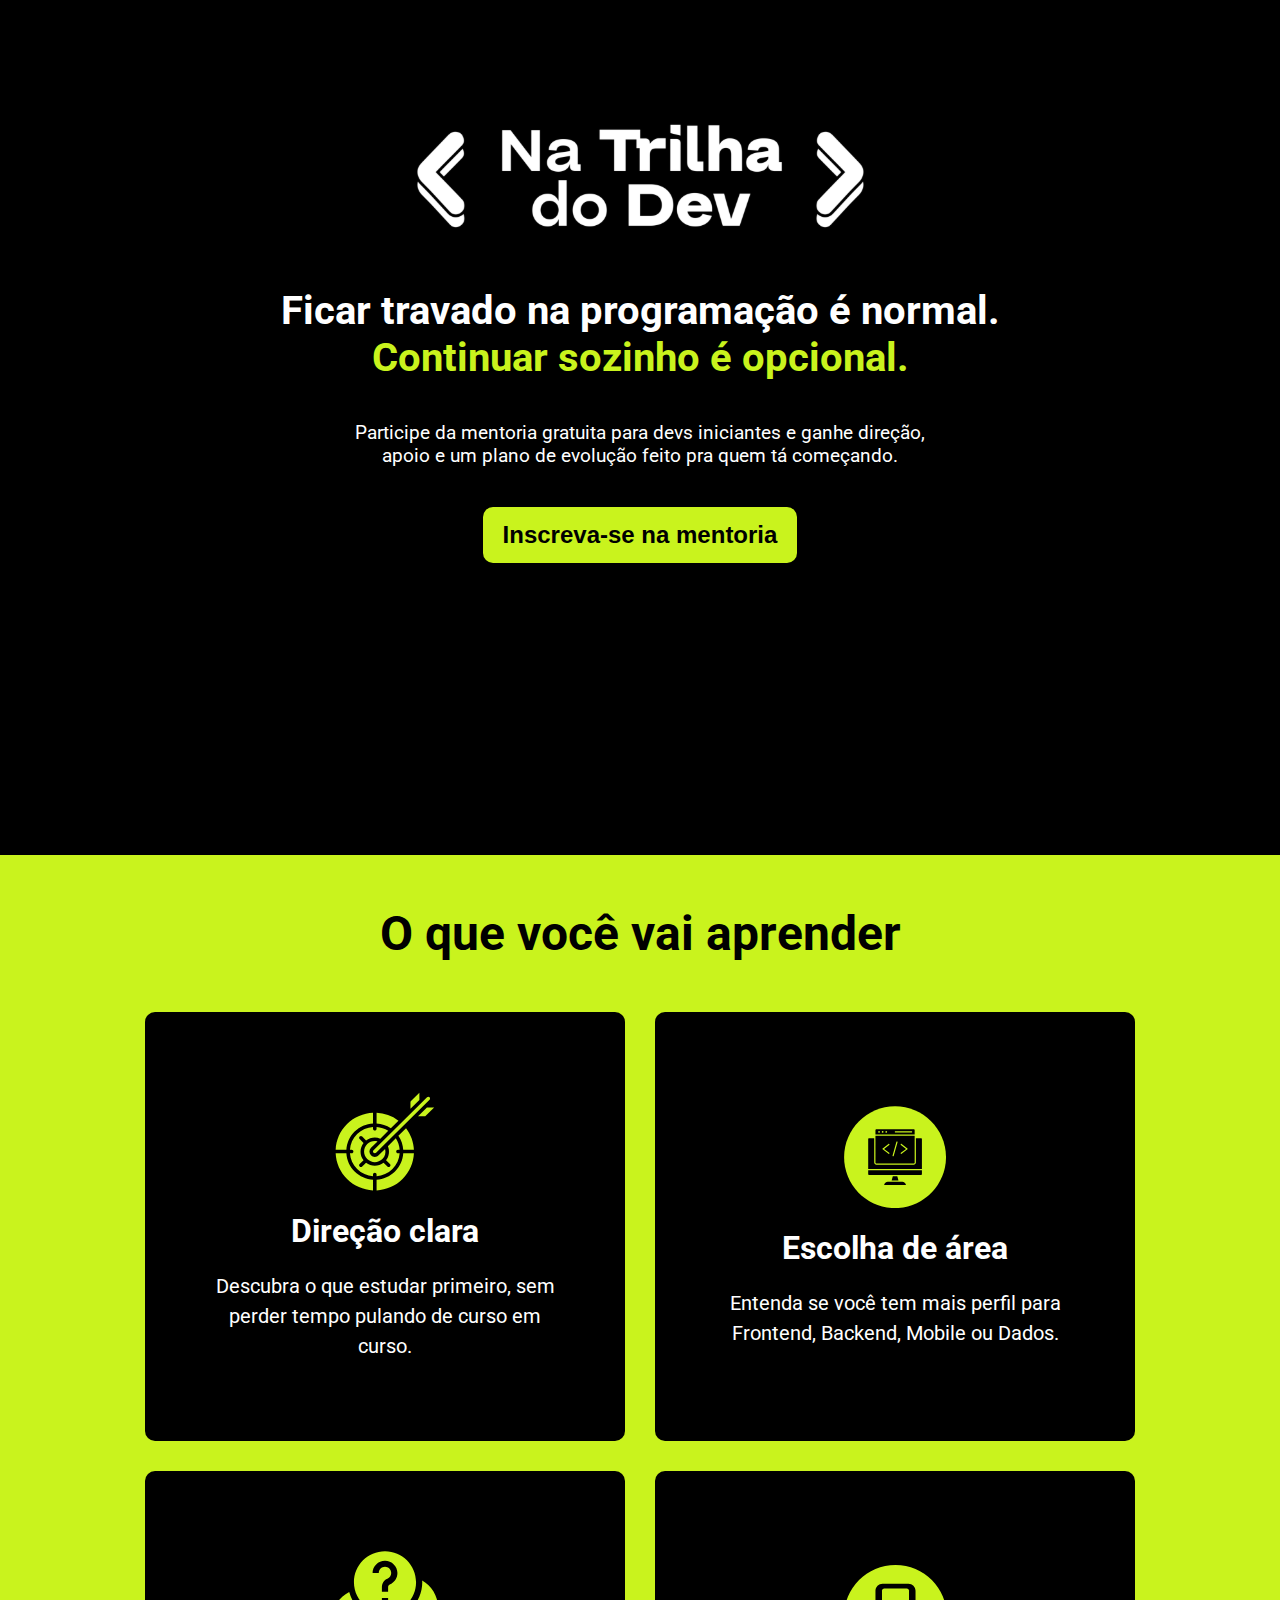
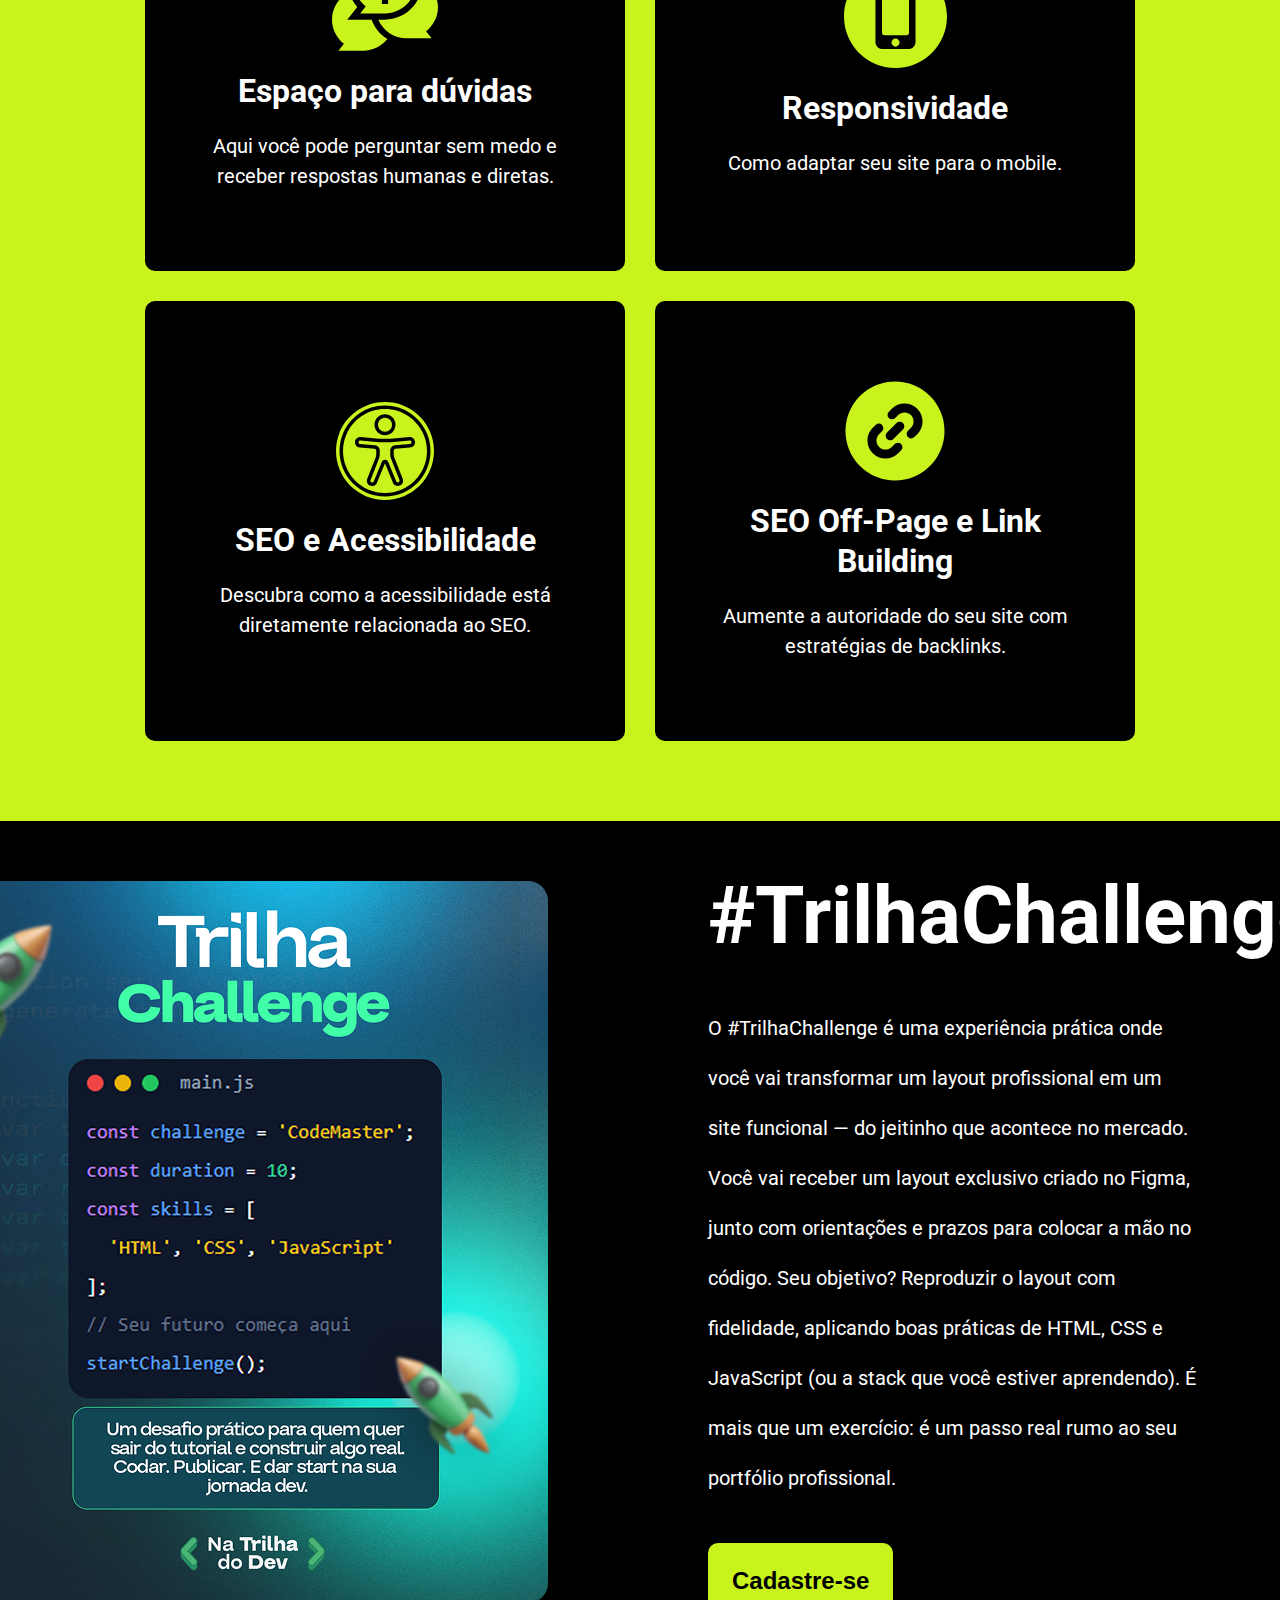
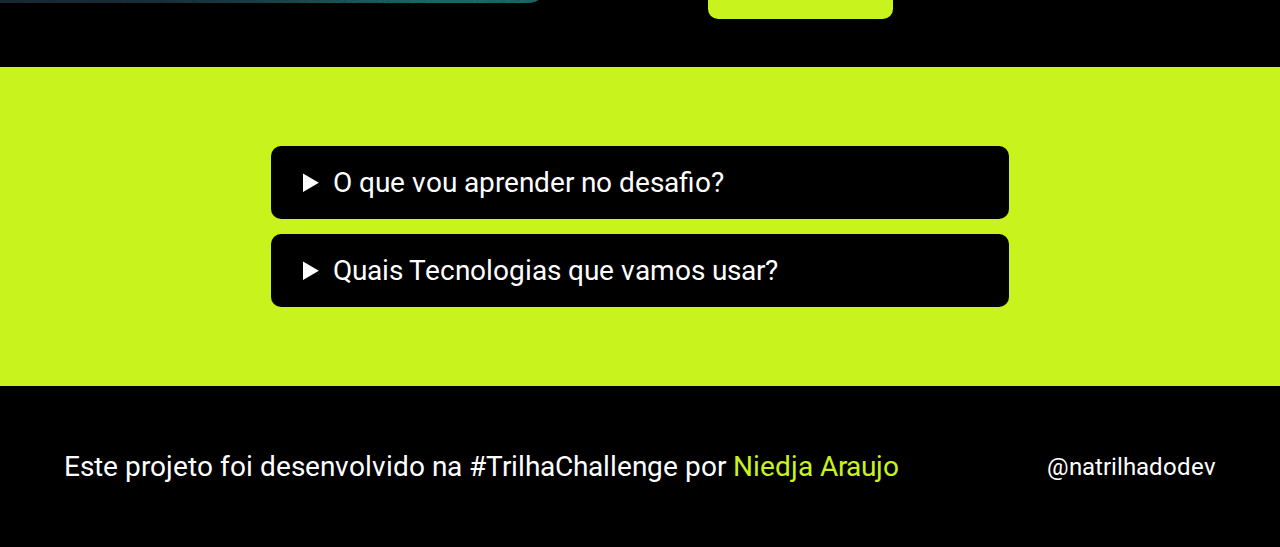
<file: index.html>
<!DOCTYPE html>
<html lang="en">
  <head>
    <meta charset="UTF-8" />
    <meta name="viewport" content="width=device-width, initial-scale=1.0" />
    <link rel="stylesheet" href="style.css" />
    <title>Na Trilha do Dev</title>
  </head>
  <body>
    <header class="container-black">
      <div class="cabeçalho container">
        <img src="assets/logo.svg" alt="" />
        <div class="cabeçalho-titulo">
          <h1>
            Ficar travado na programação é normal.<br />
            <span>Continuar sozinho é opcional.</span>
          </h1>
        </div>
        <p>
          Participe da mentoria gratuita para devs iniciantes e ganhe
          direção,<br />
          apoio e um plano de evolução feito pra quem tá começando.
        </p>
        <button class="container-yellow">
          <a href="">Inscreva-se na mentoria</a>
        </button>
      </div>
    </header>
    <main>
      <section class="container-yellow">
        <div class="cards container">
          <h2>O que você vai aprender</h2>
          <div class="cards-grid">
            <div class="card">
              <img src="assets/flecha.svg" alt="" />
              <h3>Direção clara</h3>
              <p>
                Descubra o que estudar primeiro, sem perder tempo pulando de
                curso em curso.
              </p>
            </div>
            <div class="card">
              <img src="assets/pc.svg" alt="" />
              <h3>Escolha de área</h3>
              <p>
                Entenda se você tem mais perfil para Frontend, Backend, Mobile
                ou Dados.
              </p>
            </div>
            <div class="card">
              <img src="assets/mensagens.svg" alt="" />
              <h3>Espaço para dúvidas</h3>
              <p>
                Aqui você pode perguntar sem medo e receber respostas humanas e
                diretas.
              </p>
            </div>
            <div class="card">
              <img src="assets/smart.svg" alt="" />
              <h3>Responsividade</h3>
              <p>Como adaptar seu site para o mobile.</p>
            </div>
            <div class="card">
              <img src="assets/acessibilidade.svg" alt="" />
              <h3>SEO e Acessibilidade</h3>
              <p>
                Descubra como a acessibilidade está diretamente relacionada ao
                SEO.
              </p>
            </div>
            <div class="card">
              <img src="assets/clip.svg" alt="" />
              <h3>SEO Off-Page e Link Building</h3>
              <p>
                Aumente a autoridade do seu site com estratégias de backlinks.
              </p>
            </div>
          </div>
        </div>
      </section>
      <section class="container-black">
        <div class="trilha container">
          <div class="trilha-img">
            <img
              src="assets/livro-capa.png"
              alt="capa com informações do desafio"
            />
          </div>
          <div class="trilha-informações">
            <h2>#TrilhaChallenge</h2>
            <p>
              O #TrilhaChallenge é uma experiência prática onde você vai
              transformar um layout profissional em um site funcional — do
              jeitinho que acontece no mercado. <br />
              Você vai receber um layout exclusivo criado no Figma, junto com
              orientações e prazos para colocar a mão no código. Seu objetivo?
              Reproduzir o layout com fidelidade, aplicando boas práticas de
              HTML, CSS e JavaScript (ou a stack que você estiver aprendendo). É
              mais que um exercício: é um passo real rumo ao seu portfólio
              profissional.
            </p>
            <button class="container-yellow">
              <a href="page.html">Cadastre-se</a>
            </button>
          </div>
        </div>
      </section>
      <section class="container-yellow">
        <div class="detalhes-card container">
          <details class="detalhes-card_item">
            <summary class="detalhes-card_questoes">
              O que vou aprender no desafio?
            </summary>
            <p class="detalhes-card_respostas">
              1. Escolher uma área pra começar<br />
              Frontend, Backend, Mobile ou Dados — com orientação pra entender
              qual faz mais sentido pra você.<br />
              2. Aprender os fundamentos certos <br />
              Nada de pular etapas. Vamos trabalhar lógica, sintaxe, comandos
              básicos, ferramentas e boas práticas.<br />
              3. Praticar com projetos reais<br />
              Você vai colocar a mão no código em desafios práticos com HTML,
              CSS, JS, ou o que fizer sentido na sua trilha.<br />
              4. Publicar seu primeiro projeto no GitHub e no Vercel <br />
              Além de aprender a programar, você vai criar um portfólio pra
              mostrar que sabe fazer.
            </p>
          </details>

          <details class="detalhes-card_item">
            <summary class="detalhes-card_questoes">
              Quais Tecnologias que vamos usar?
            </summary>
            <p class="detalhes-card_respostas">
              HTML, CSS, JavaScript, Git, GitHub, Vercel, e mais ferramentas
              úteis no dia a dia de quem está começando.
            </p>
          </details>
        </div>
      </section>
    </main>
    <footer class="container-black">
      <div class="footer container">
        <p>
          Este projeto foi desenvolvido na #TrilhaChallenge por
          <span>Niedja Araujo</span>
        </p>
        <a href="https://www.instagram.com/natrilhadodev">@natrilhadodev</a>
      </div>
    </footer>
  </body>
</html>
</file>
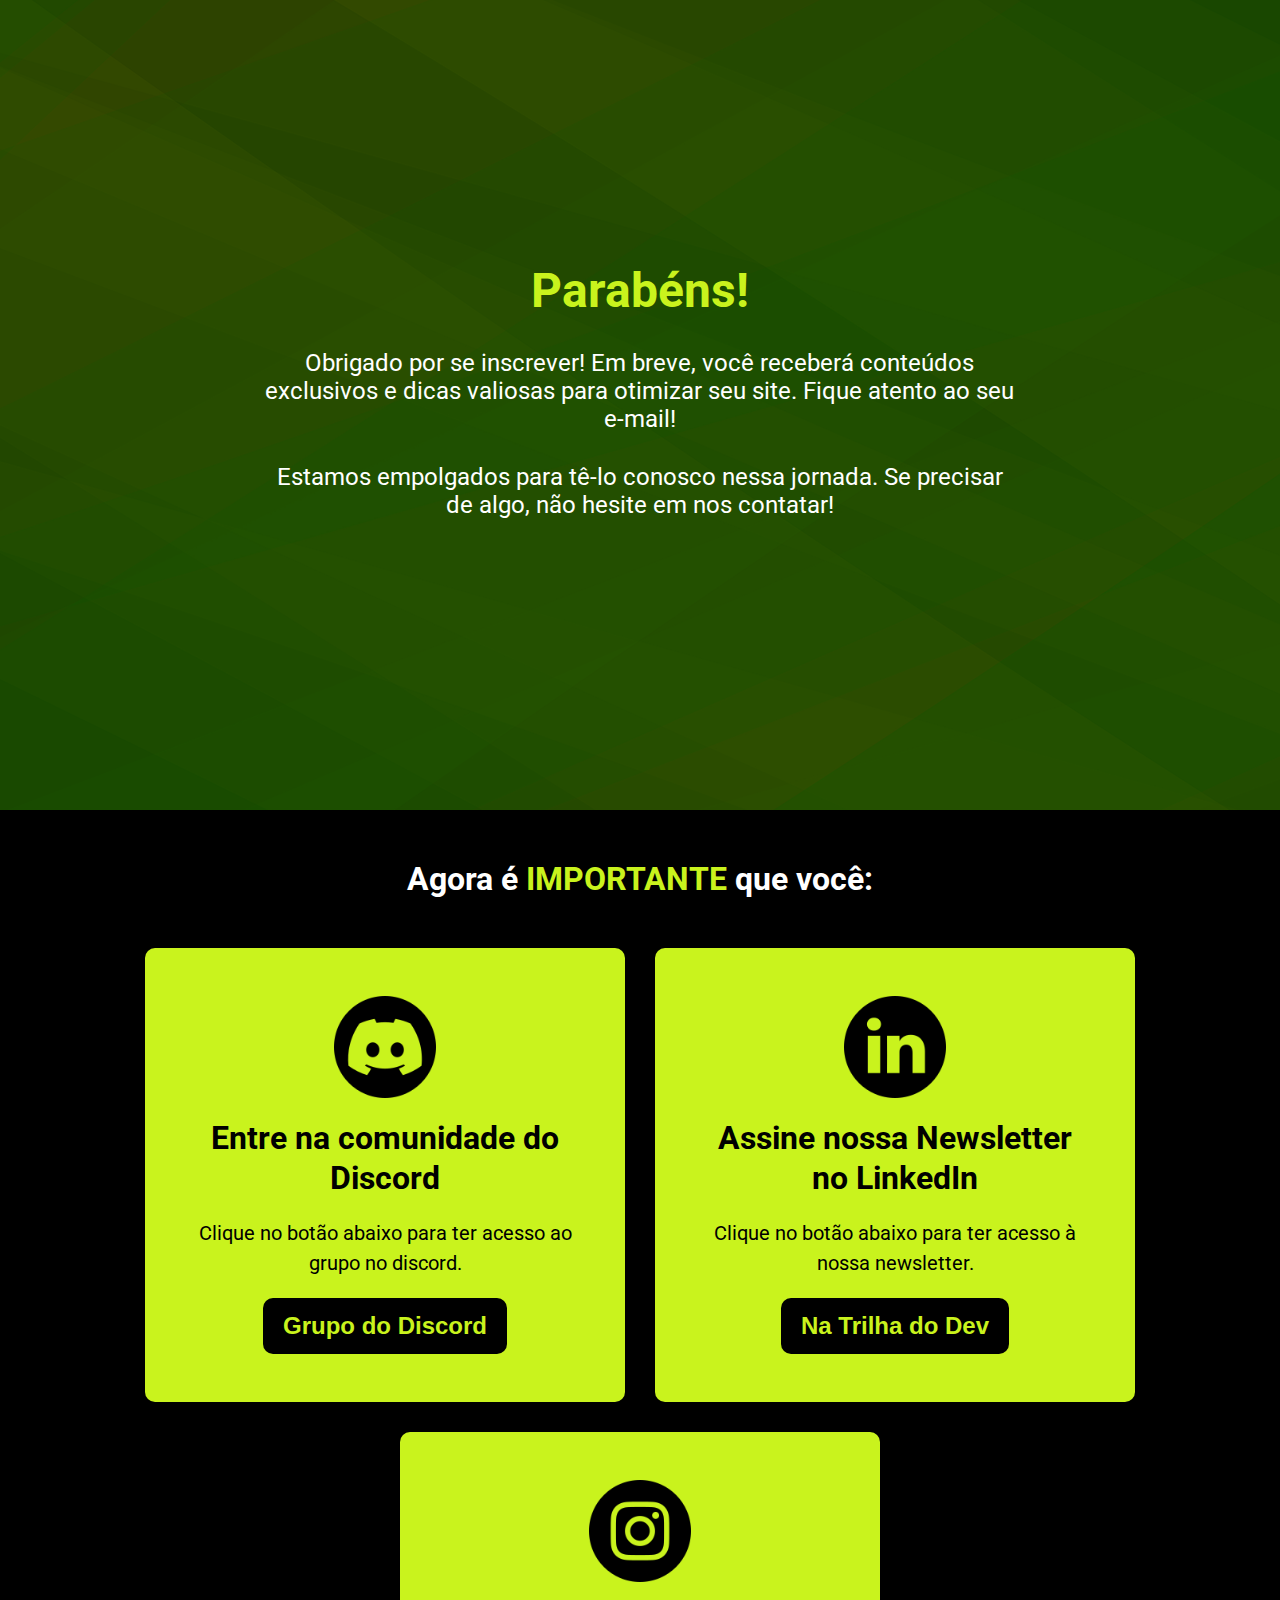
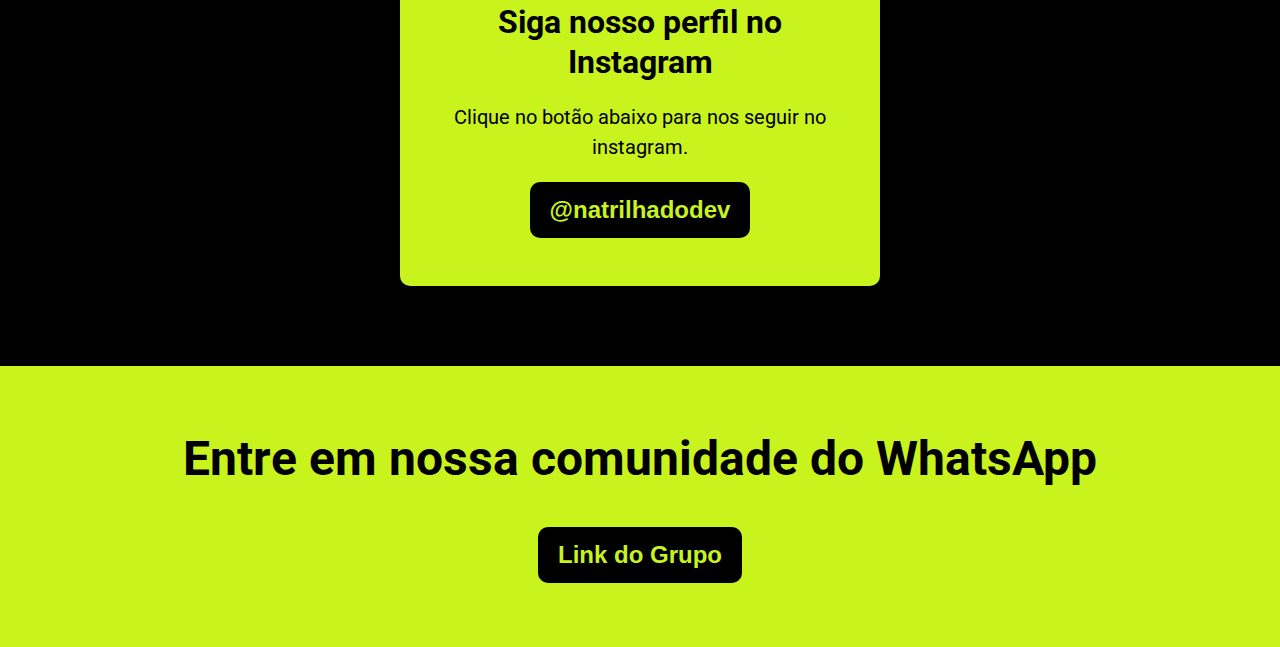
<file: page.html>
<!DOCTYPE html>
<html lang="en">
  <head>
    <meta charset="UTF-8" />
    <meta name="viewport" content="width=device-width, initial-scale=1.0" />
    <link rel="stylesheet" href="style.css" />
    <title>Na Trilha do Dev</title>
  </head>
  <body>
    <section class="mensagem">
      <div class="mensagem-content container">
        <h1>Parabéns!</h1>
        <div class="mensagem-paragrafo">
          <p>
            Obrigado por se inscrever! Em breve, você receberá conteúdos <br />
            exclusivos e dicas valiosas para otimizar seu site. Fique atento ao
            seu <br />
            e-mail!
          </p>
          <p>
            Estamos empolgados para tê-lo conosco nessa jornada. Se precisar
            <br />
            de algo, não hesite em nos contatar!
          </p>
        </div>
      </div>
    </section>
    <section class="container-black">
      <div class="cards container">
        <h2 class="h2">Agora é <span>IMPORTANTE</span> que você:</h2>
        <div class="cards-grid">
          <div class="card back-yellow">
            <img src="assets/Discord.svg" alt="icone discord" />
            <h3>Entre na comunidade do Discord</h3>
            <p>Clique no botão abaixo para ter acesso ao grupo no discord.</p>
            <button class="container-black btn-sociais">
              <a href="#">Grupo do Discord</a>
            </button>
          </div>
          <div class="card back-yellow">
            <img src="assets/Linkedin.svg" alt="icone Linkedin" />
            <h3>Assine nossa Newsletter no LinkedIn</h3>
            <p>Clique no botão abaixo para ter acesso à nossa newsletter.</p>
            <button class="container-black btn-sociais">
              <a href="https://www.linkedin.com/in/rafvmaia/"
                >Na Trilha do Dev</a
              >
            </button>
          </div>
          <div class="card back-yellow">
            <img src="assets/Instagram.svg" alt="icone Instagram" />
            <h3>Siga nosso perfil no Instagram</h3>
            <p>Clique no botão abaixo para nos seguir no instagram.</p>
            <button class="container-black btn-sociais">
              <a href="https://www.instagram.com/natrilhadodev"
                >@natrilhadodev</a
              >
            </button>
          </div>
        </div>
      </div>
    </section>
    <section class="container-yellow">
      <div class="footer-comunidade container">
        <h4>Entre em nossa comunidade do WhatsApp</h4>
        <button class="container-black btn-sociais">
          <a href="https://chat.whatsapp.com/BufM8lino8n2gO9LGChtyd"
            >Link do Grupo</a
          >
        </button>
      </div>
    </section>
  </body>
</html>
</file>
<file: style.css>
@import url('https://fonts.googleapis.com/css2?family=Roboto:ital,wght@0,100..900;1,100..900&display=swap');

* {
  margin: 0;
  padding: 0;
  box-sizing: border-box;
  text-decoration: none;
}

:root {
  --background: #000000;
  --background-color: #c9f31d;
  --color: #ffffff;
}
body {
  background-color: var(--background);
  font-family: 'Roboto', sans-serif;
  color: var(--color);
}

.container-black {
  background-color: var(--background);
}
.container-yellow {
  background-color: var(--background-color);
}
.container {
  width: 90%;
  margin: auto;
}
span {
  color: var(--background-color);
}
button {
  border: none;
  border-radius: 10px;
  padding: 14px 20px;
  transition: 0.3s;
  cursor: pointer;
}
button a {
  font-size: 1.5rem;
  font-weight: 600;
  color: var(--background);
}
button:hover {
  transform: scale(1.1);
}
.btn-sociais a {
  color: var(--background-color);
}
.cabeçalho {
  display: flex;
  flex-direction: column;
  align-items: center;
  text-align: center;
  height: 95vh;
  gap: 40px;
  padding: 7rem;
}
.cabeçalho-titulo h1 {
  font-size: 2.5rem;
}
.cabeçalho p {
  font-size: 1.2rem;
}
/*cards*/
.cards {
  display: flex;
  flex-direction: column;

  align-items: center;
  padding-bottom: 5rem;
}
.cards h2 {
  color: var(--background);
  font-weight: 700;
  font-size: 3rem;
  margin: 50px 0;
}
.cards-grid {
  display: flex;
  justify-content: center;
  flex-wrap: wrap;
  gap: 30px;
}
.card {
  display: flex;
  background-color: var(--background);
  width: 30rem;
  align-items: center;
  flex-direction: column;
  align-items: center;
  justify-content: center;
  text-align: center;
  border-radius: 10px;
  gap: 20px;
  padding: 5rem 4rem;
}
.card h3 {
  font-size: 2rem;
  line-height: 40px;
}
.card p {
  font-size: 1.25rem;
  line-height: 30px;
}

/*trilhs*/
.trilha {
  display: flex;
  align-items: center;
  justify-content: center;
  gap: 10rem;
  padding: 3rem;
}

.trilha-informações h2 {
  font-size: 5rem;
}
.trilha-informações p {
  font-size: 1.25rem;
  line-height: 50px;
  margin-block: 40px;
  width: 80%;
}
.trilha-informações button {
  padding: 24px;
}

/* card inferior*/
.detalhes-card {
  padding: 4rem 12rem;
}
.detalhes-card_item {
  margin: 15px;
}
.detalhes-card_questoes {
  background-color: var(--background);
  color: var(--color);
  border-radius: 10px;
  padding: 1.25rem 2rem;
  font-size: 1.75rem;
  cursor: pointer;
}
.detalhes-card_respostas {
  background-color: var(--color);
  color: var(--background);
  border: 1px solid var(--background);
  border-radius: 10px;
  line-height: 40px;
  font-size: 1.5rem;
  padding: 1rem 3rem;
}

/* rodapé*/
.footer {
  display: flex;
  justify-content: space-between;
  align-items: center;
  padding-block: 4rem;
  font-size: 1.75rem;
}
.footer a {
  color: var(--color);
  font-size: 1.5rem;
}
.footer a:hover {
  color: var(--background-color);
}

/* 2a pagina*/
.mensagem {
  background-image: url(assets/background.png);
  display: flex;
  flex-direction: column;
  align-items: center;
  text-align: center;
  height: 90vh;
  padding: 7rem;
}
.mensagem h1 {
  color: var(--background-color);
  font-size: 3rem;
  margin-bottom: 30px;
}
.mensagem-paragrafo p {
  font-size: 1.5rem;
  margin: 30px;
}
.cards .h2 {
  color: var(--color);
  font-size: 2rem;
}
.back-yellow {
  background-color: var(--background-color);
  color: var(--background);
  padding: 3rem;
}
.footer-comunidade {
  display: flex;
  flex-direction: column;
  align-items: center;
  padding: 4rem;
}
.footer-comunidade h4 {
  font-size: 3rem;
  color: var(--background);
  margin-bottom: 40px;
}

/*mobile */
@media (width <= 768px) {
  .cabeçalho {
    height: 80vh;
    padding: 2rem 2rem 0 2rem;
  }
  .cabeçalho img {
    width: 80%;
  }
  .cabeçalho-titulo h1 {
    font-size: 2rem;
  }
  .cards-grid {
    padding-inline: 4rem;
  }
  .cards h2 {
    font-size: 2rem;
  }

  .trilha {
    flex-direction: column;
    justify-content: center;
    align-items: center;
  }

  .trilha img {
    width: 100%;
  }
  .trilha-informações {
    align-self: center;
  }

  .trilha-informações h2 {
    font-size: 2.5rem;
  }
  .trilha-informações p {
    font-size: 1rem;
  }
  .trilha-informações button {
    padding: 0.6rem;
  }

  .detalhes-card {
    padding: 1.5rem;
  }
  .detalhes-card p {
    font-size: 1rem;
    line-height: 30px;
  }
  .detalhes-card_questoes {
    padding: 1rem;
    font-size: 1.25rem;
  }

  .footer {
    text-align: center;
    font-size: 1.2rem;
    flex-direction: column;
    gap: 20px;
  }
}
</file>
